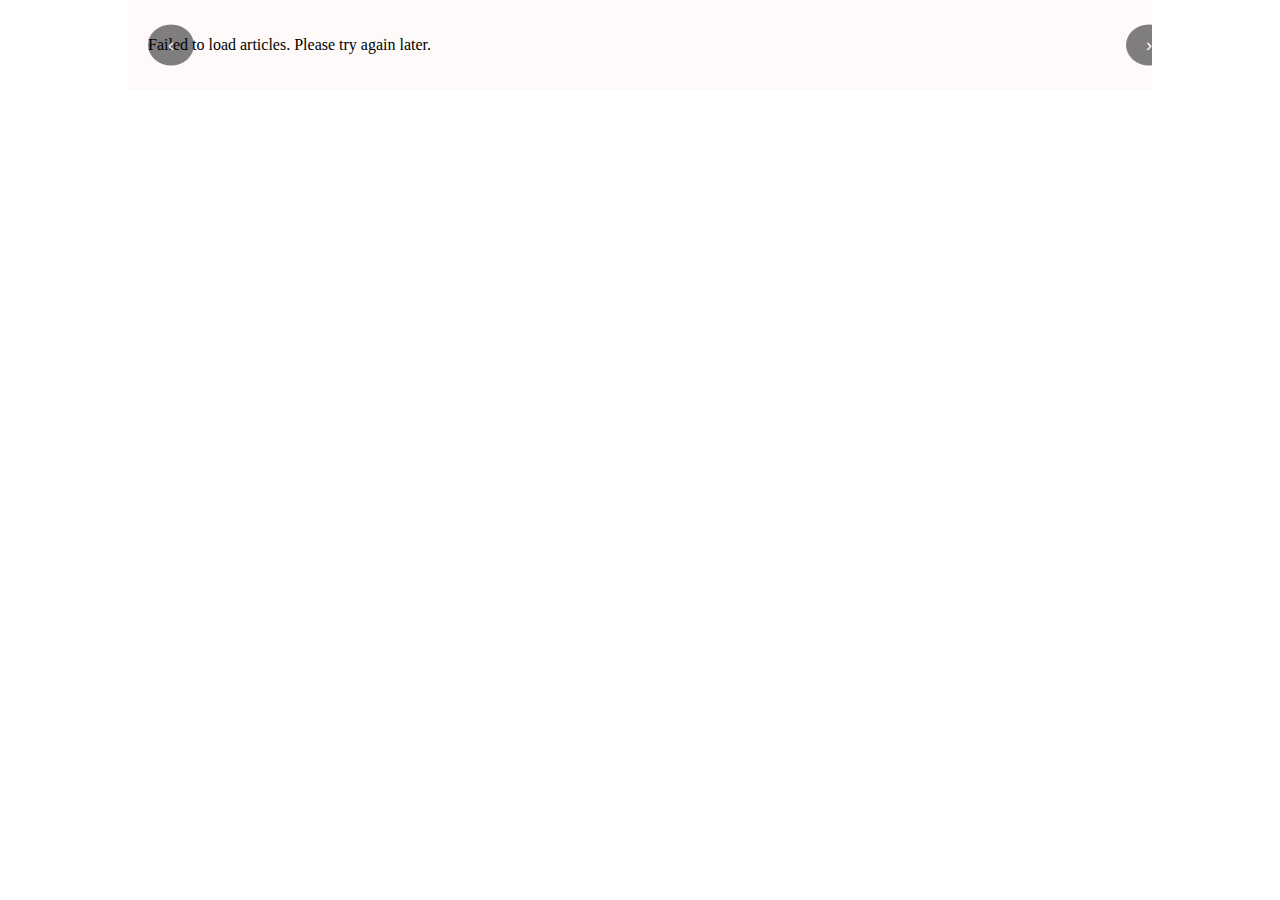
<file: group8/blogs.html>
<!DOCTYPE html>
<html lang="en">
<head>
    <meta charset="UTF-8">
    <meta name="viewport" content="width=device-width, initial-scale=1.0">
    <title>Olympics 2024 News</title>
    <style>
        * {
            box-sizing: border-box;
        }

        body, html {
            margin: 0;
            padding: 0;
            overflow-x: hidden;
            width: 100%;
        }

        h1 {
            font-family: Montserrat, sans-serif;
        }

        .carousel-container {
            width: 80%;
            margin: 0 auto;
            background-color: #fffafa;
            padding: 20px;
            overflow: hidden;
            position: relative;
        }

        .carousel-track {
            display: flex;
            transition: transform 0.5s ease-in-out;
        }

        .post-blogs {
            margin: 10px;
            padding: 20px;
            width: 250px;
            background-color: #fff;
            border-radius: 10px;
            box-shadow: 0 0 10px rgba(0, 0, 0, 0.1);
            transition: transform 0.5s, opacity 0.5s;
        }

        .post-blogs img {
            width: 100%;
            border-radius: 10px;
            height: 150px;
            object-fit: cover;
        }

        .post-blogs:hover {
            transform: scale(1.1);
        }

        .post-blogs .date-blogs {
            font-family: Roboto, sans-serif;
            color: #008080;
            margin: 10px 0;
        }

        .post-blogs .post-content-blogs {
            font-family: Open Sans, sans-serif;
            font-weight: normal;
        }

        .post-blogs .post-content-blogs p {
            margin-bottom: 20px;
        }

        .post-blogs a {
            display: block;
            text-align: center;
            padding: 10px;
            background-color: #008080;
            color: white;
            text-decoration: none;
            border-radius: 5px;
            margin-top: 10px;
        }

        .carousel-buttons {
            position: absolute;
            top: 50%;
            width: 100%;
            display: flex;
            justify-content: space-between;
            transform: translateY(-50%);
        }

        .carousel-buttons button {
            background-color: rgba(0, 0, 0, 0.5);
            border: none;
            color: white;
            font-size: 18px;
            padding: 10px 20px;
            cursor: pointer;
            border-radius: 50%;
        }

        .carousel-buttons button:hover {
            background-color: rgba(0, 0, 0, 0.8);
        }
    </style>
</head>
<body>
    <div class="carousel-container">
        <div class="carousel-track" id="carousel-track">
            <!-- Articles will be dynamically injected here -->
        </div>
        <div class="carousel-buttons">
            <button id="prevButton">&#8249;</button>
            <button id="nextButton">&#8250;</button>
        </div>
    </div>
    <script>
        const apiKey = '966137c25f7642f78e64d2302e4aa18e'; // Your NewsAPI key
        const apiUrl = `https://newsapi.org/v2/everything?q=Olympics&sortBy=publishedAt&pageSize=10&apiKey=${apiKey}`;
        const track = document.getElementById('carousel-track');
        const prevButton = document.getElementById('prevButton');
        const nextButton = document.getElementById('nextButton');
        let currentIndex = 0;

        // Fetch articles from NewsAPI
        async function fetchArticles() {
    try {
        const response = await fetch(apiUrl);
        if (!response.ok) {
            throw new Error(`HTTP Error: ${response.status}`);
        }
        const data = await response.json();
        const articles = data.articles;

        if (articles.length === 0) {
            track.innerHTML = '<p>No articles found about Olympics 2024.</p>';
            return;
        }

        articles.forEach(article => {
            const postDiv = document.createElement('div');
            postDiv.className = 'post-blogs';

            postDiv.innerHTML = `
                <img src="${article.urlToImage || 'https://via.placeholder.com/250x150'}" alt="Article Image">
                <p class="date-blogs">${new Date(article.publishedAt).toDateString()}</p>
                <h1>${article.title}</h1>
                <div class="post-content-blogs">
                    <p>${article.description || 'No description available.'}</p>
                </div>
                <a href="${article.url}" target="_blank">Read More</a>
            `;

            track.appendChild(postDiv);
        });
    } catch (error) {
        console.error('Error fetching articles:', error);
        track.innerHTML = '<p>Failed to load articles. Please try again later.</p>';
    }
}


        // Carousel navigation logic
        function updateCarousel() {
            const posts = document.querySelectorAll('.post-blogs');
            const postWidth = posts[0].offsetWidth + 20; // Include margin

            nextButton.addEventListener('click', () => {
                if (currentIndex < posts.length - 1) {
                    currentIndex++;
                    track.style.transform = `translateX(-${currentIndex * postWidth}px)`;
                }
            });

            prevButton.addEventListener('click', () => {
                if (currentIndex > 0) {
                    currentIndex--;
                    track.style.transform = `translateX(-${currentIndex * postWidth}px)`;
                }
            });
        }

        // Initialize
        fetchArticles().then(updateCarousel);
    </script>
</body>
</html>
</file>
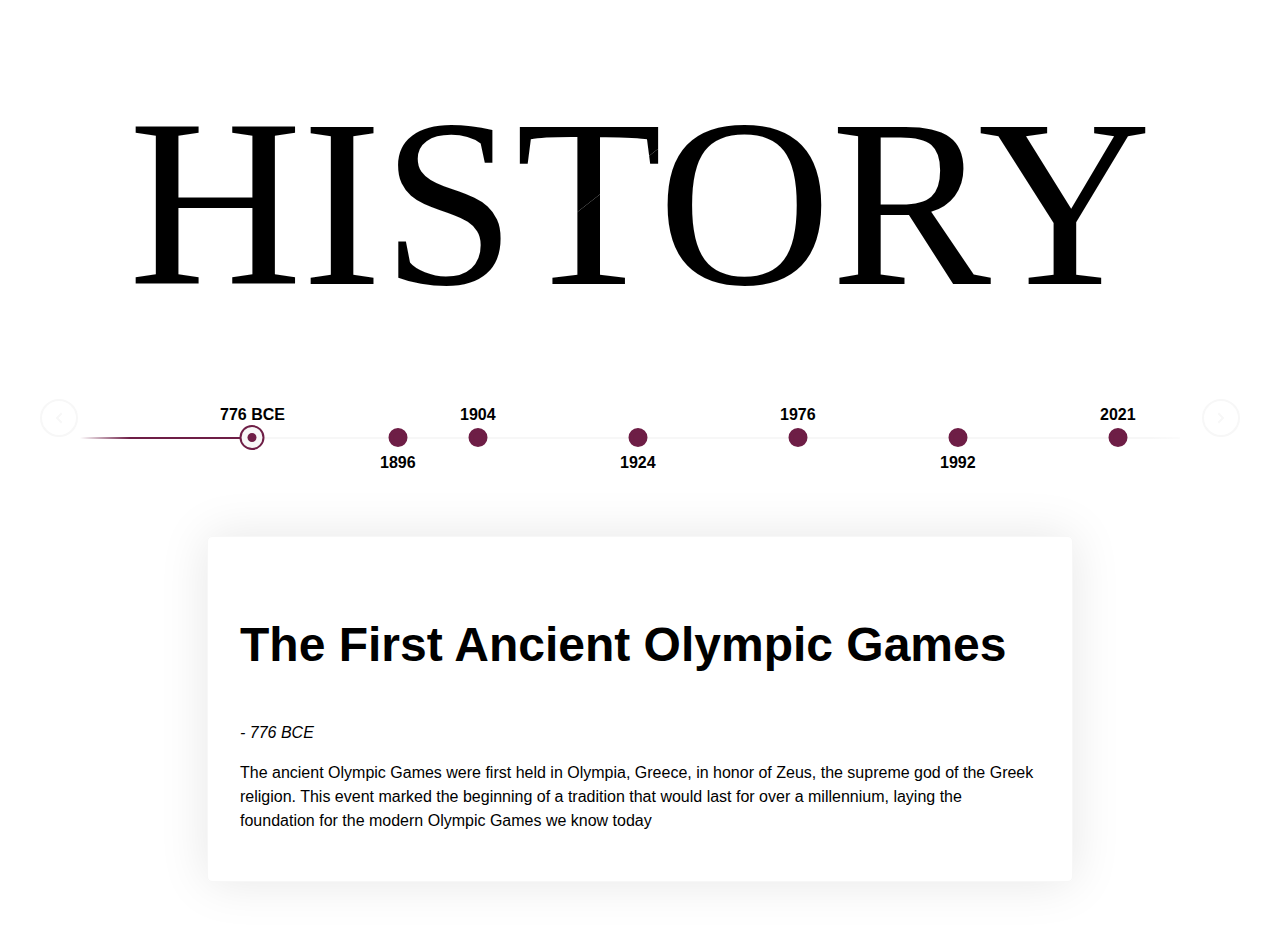
<file: group8/history.html>
<!DOCTYPE html>
	<html lang="en">
	<head>
		<meta charset="UTF-8">
		<meta name="viewport" content="width=device-width, initial-scale=1.0">
		<title>Document</title>

		<link href='https://fonts.googleapis.com/css?family=Montserrat:400,700' rel='stylesheet' type='text/css'>

	<link href='https://fonts.googleapis.com/css?family=Roboto:400,300italic,300,500' rel='stylesheet' type='text/css'>

	<link href='https://fonts.googleapis.com/css?family=Raleway:400,300,700,500,100' rel='stylesheet' type='text/css'>

	<link href='https://fonts.googleapis.com/css?family=Lato:100,300,400,700,900,100italic,300italic,400italic,700italic,900italic' rel='stylesheet' type='text/css'>

	<style>

	.text {
		font-size: 15em;
		font-family: "arial black";
		color: transparent;
		display: inline-block;
		position: relative; /* Change to absolute positioning */
		top: 75px; /* Set top to 0 */
		left: 50%; /* Set left to 50% */
		right: 50%;
		transform: translateX(-50%); /* Translate horizontally by -50% */
		text-align: center;
		line-height: 1em; /* Ensure proper line height */
		margin-bottom: 100px;
	}

	.text::before,
	.text::after {
		content: attr(data-text);
		position: absolute;
		top: 0;
		left: 0;
		color: rgb(0, 0, 0); /* Change color to black */
		transition: 0.2s;
	}

	.text::before {
		clip-path: polygon(0 0, 60% 0, 30% 100%, 0 100%);
	}

	.text::after {
		clip-path: polygon(60% 0, 100% 0, 100% 100%, 30% 100%);
	}

	.text:hover::before {
		left: -0.15em;
		transform: rotate(-5deg);
		top: -0.05em;
	}

	.text:hover::after {
		left: 0.15em;
		transform: rotate(5deg);
		top: 0.05em;
	}

	.slideshow-container {
		position: relative;
		display: none; /* Hide initially */
		height: 80%;
		width: 100%;
		top: 10%;
		left: 0;
		overflow-y: hidden;
		transition: 0.5s;
	}




	/* Timeline Section */


	.h--timeline-container {
		position: relative;
		width: 100%;
		max-width: 1200px;
		margin: 0 auto;
		padding-top: 40px; /* Add padding to create space between History and Timeline */
	}

	.h--timeline-container *,
	.h--timeline-events * {
		outline: 0;
	}
	.h--timeline-container,
	.h--timeline-events {
		position: relative;
		width: 100%;
		max-width: 1200px;
		margin: 0 auto;
	}
	.h--timeline-navigation-container ul,
	.h--timeline-navigation-container li,
	.h--timeline-events ol,
	.h--timeline-events li,
	.h--timeline-line ol,
	.h--timeline-line li {
		list-style-type: none;
		margin: 0;
		padding: 0;
	}
	.h--timeline {
		opacity: 0;
		transition: opacity 0.2s;
		font-family: sans-serif;
		font-size: 1rem;
		font-weight: normal;
		line-height: 1.5;
	}
	.h--timeline--loaded {
		opacity: 1;
	}
	.h--timeline-container {
		height: 100px;
	}
	.h--timeline-dates {
		position: relative;
		height: 100%;
		margin: 0 40px;
		overflow: hidden;
	}

	/* Timeline blur effect for start and end */
	/* --------------------------------------- */
	.h--timeline-dates::after,
	.h--timeline-dates::before {
		content: "";
		position: absolute;
		z-index: 2;
		top: 0;
		height: 100%;
		width: 50px;
	}
	.h--timeline-dates::before {
		left: 0;
		background: linear-gradient(to right, hsl(0, 0%, 100%), hsla(0, 0%, 100%, 0));
	}
	.h--timeline-dates::after {
		right: 0;
		background: linear-gradient(to left, hsl(0, 0%, 100%), hsla(0, 0%, 100%, 0));
	}

	/* Timeline horizontal line */
	/* --------------------------------------- */
	.h--timeline-line {
		position: absolute;
		z-index: 1;
		left: -20px;
		top: 49px;
		height: 2px;
		background-color: #f7f7f7;
		transition: -webkit-transform 0.4s;
		transition: transform 0.4s;
		transition: transform 0.4s, -webkit-transform 0.4s;
	}
	.h--timeline-filling-line {
		position: absolute;
		z-index: 1;
		left: 0;
		top: 0;
		height: 100%;
		width: 100%;
		background-color: #6e1e46;
		-webkit-transform: scaleX(0);
		-ms-transform: scaleX(0);
		transform: scaleX(0);
		-webkit-transform-origin: left center;
		-ms-transform-origin: left center;
		transform-origin: left center;
		transition: -webkit-transform 0.3s;
		transition: transform 0.3s;
		transition: transform 0.3s, -webkit-transform 0.3s;
	}

	/* Bullet points */
	/* --------------------------------------- */
	.h--timeline-date {
		position: absolute;
		bottom: 0;
		z-index: 2;
		text-align: center;
		font-size: 1rem;
		font-weight: 600;
		padding-bottom: 0.75rem;
		color: #000;
		-webkit-user-select: none;
		-moz-user-select: none;
		-ms-user-select: none;
		user-select: none;
		text-decoration: none;
	}
	.h--timeline-date:hover {
		font-weight: 600;
	}
	.h--timeline-date::after,
	.h--timeline-date::before {
		content: "";
		position: absolute;
		left: 50%;
		-webkit-transform: translateX(-50%);
		-ms-transform: translateX(-50%);
		transform: translateX(-50%);
		bottom: -8px;
		height: 15px;
		width: 15px;
		border-radius: 50%;
		border-width: 2px;
		border-style: solid;
		border-color: #6e1e46;
		background-color: #f7f7f7;
		transition: background-color 0.3s, border-color 0.3s, top 0.3s;
	}
	.h--timeline-date::before {
		bottom: -3px;
		height: 9px;
		width: 9px;
		border-width: 0px;
		border-color: transparent;
		background-color: transparent;
		z-index: 2;
	}
	.h--timeline-date:hover::before,
	.h--timeline-date:hover::after {
		transition: background-color 0.3s, border-color 0.3s, top 0.3s;
	}
	.h--timeline-date:hover::after {
		background-color: #f7f7f7;
		border-color: #6e1e46;
	}
	.h--timeline-date--selected {
		pointer-events: none;
	}
	.h--timeline-date--selected::after {
		background-color: #f7f7f7;
		border-color: #6e1e46;
	}
	.h--timeline-date--selected::before {
		background-color: #6e1e46;
	}
	.h--timeline-date--older-event::after {
		background-color: #6e1e46;
		border-color: #6e1e46;
	}

	/* Caroussel navigation */
	/* --------------------------------------- */
	.h--timeline-navigation {
		font-size: 0;
		position: absolute;
		z-index: 1;
		top: 50%;
		-webkit-transform: translateY(-50%);
		-ms-transform: translateY(-50%);
		transform: translateY(-50%);
		height: 34px;
		width: 34px;
		border-radius: 50%;
		border-width: 2px;
		border-style: solid;
		border-color: #f7f7f7;
		transition: border-color 0.3s;
	}
	.h--timeline-navigation::after {
		content: "";
		position: absolute;
		height: 16px;
		width: 16px;
		top: 50%;
		left: 50%;
		-webkit-transform: translateX(-50%) translateY(-50%);
		-ms-transform: translateX(-50%) translateY(-50%);
		transform: translateX(-50%) translateY(-50%);
		background: url([data-uri])
			no-repeat 0 0;
	}
	.h--timeline-navigation:hover {
		border-color: #6e1e46;
	}
	.h--timeline-navigation--prev {
		left: 0;
		-webkit-transform: translateY(-50%) rotate(180deg);
		-ms-transform: translateY(-50%) rotate(180deg);
		transform: translateY(-50%) rotate(180deg);
	}
	.h--timeline-navigation--next {
		right: 0;
	}
	.h--timeline-navigation--inactive {
		cursor: not-allowed;
	}
	.h--timeline-navigation--inactive::after {
		background-position: 0 -16px;
	}
	.h--timeline-navigation--inactive:hover {
		border-color: #f7f7f7;
	}

	/* Timeline events container */
	/* --------------------------------------- */
	.h--timeline-events {
		overflow: hidden;
		transition: height 0.4s;
		padding-top: 1rem;
		padding-bottom: 3rem;
	}
	.h--timeline-event {
		position: absolute;
		z-index: 1;
		width: 100%;
		left: 0;
		top: 1rem;
		-webkit-transform: translateX(-100%);
		-ms-transform: translateX(-100%);
		transform: translateX(-100%);
		padding: 1px 5%;
		opacity: 0;
		-webkit-animation-duration: 0.4s;
		animation-duration: 0.4s;
		-webkit-animation-timing-function: ease-in-out;
		animation-timing-function: ease-in-out;
	}
	.h--timeline-event-content {
		max-width: 800px;
		max-height: 500px;
		margin: 2rem auto 0;
		padding: 2rem;
		border: 1px solid #f7f7f7;
		border-radius: 5px;
		box-shadow: 0 0 50px 0 rgba(0, 0, 0, 0.1);
	}
	.h--timeline-event--selected {
		position: relative;
		top: 0;
		z-index: 2;
		opacity: 1;
		-webkit-transform: translateX(0);
		-ms-transform: translateX(0);
		transform: translateX(0);
	}

	/* Timeline animations */
	/* --------------------------------------- */
	.h--timeline-event--enter-right,
	.h--timeline-event--leave-right {
		-webkit-animation-name: cd-enter-right;
		animation-name: cd-enter-right;
	}
	.h--timeline-event--enter-left,
	.h--timeline-event--leave-left {
		-webkit-animation-name: cd-enter-left;
		animation-name: cd-enter-left;
	}
	.h--timeline-event--leave-right,
	.h--timeline-event--leave-left {
		animation-direction: reverse;
	}
	.h--timeline-event-title {
		color: #000;
		font-size: 3rem;
		font-weight: 600;
	}
	.h--timeline-event-date {
		display: block;
		font-style: italic;
		margin: 0.5rem auto;
		margin: 1rem auto;
	}
	.h--timeline-event-date::before {
		content: "- ";
	}
	@-webkit-keyframes cd-enter-right {
		0% {
			opacity: 0;
			-webkit-transform: translateX(100%);
			transform: translateX(100%);
		}
		100% {
			opacity: 1;
			-webkit-transform: translateX(0%);
			transform: translateX(0%);
		}
	}
	@keyframes cd-enter-right {
		0% {
			opacity: 0;
			-webkit-transform: translateX(100%);
			transform: translateX(100%);
		}
		100% {
			opacity: 1;
			-webkit-transform: translateX(0%);
			transform: translateX(0%);
		}
	}
	@-webkit-keyframes cd-enter-left {
		0% {
			opacity: 0;
			-webkit-transform: translateX(-100%);
			transform: translateX(-100%);
		}
		100% {
			opacity: 1;
			-webkit-transform: translateX(0%);
			transform: translateX(0%);
		}
	}
	@keyframes cd-enter-left {
		0% {
			opacity: 0;
			-webkit-transform: translateX(-100%);
			transform: translateX(-100%);
		}
		100% {
			opacity: 1;
			-webkit-transform: translateX(0%);
			transform: translateX(0%);
		}
	}

	/* Overwrites */
	/* Change the position of dates top / botom / top */
	/* --------------------------------------- */
	.h--timeline-date::after,
	.h--timeline-date::before {
		background-color: #6e1e46;
	}
	.h--timeline-date--selected::after {
		background-color: #f7f7f7;
		border-color: #6e1e46;
	}
	.h--timeline-date--older-event::after {
		background-color: #6e1e46;
		border-color: #6e1e46;
	}
	.h--timeline-line li:nth-child(even) .h--timeline-date {
		bottom: -48px;
	}
	.h--timeline-line li .h--timeline-date--selected::after,
	.h--timeline-line li .h--timeline-date:hover::after {
		width: 21px;
		height: 21px;
		bottom: -11px;
		background-color: #f7f7f7;
		border-color: #6e1e46;
	}
	.h--timeline-line li:nth-child(even) .h--timeline-date::after {
		bottom: 40px;
	}
	.h--timeline-line li:nth-child(even) .h--timeline-date:hover::after,
	.h--timeline-line li:nth-child(even) .h--timeline-date--selected::after {
		bottom: 37px;
	}
	.h--timeline-line li:nth-child(even) .h--timeline-date::before {
		bottom: 45px;
	}
	.h--timeline-line li:nth-child(odd) .h--timeline-date:hover::before,
	.h--timeline-line li:nth-child(odd) .h--timeline-date--selected::before {
		bottom: -3px;
	}
	/**/
		
		</style>
	</head>
	<body>
		
		
			<div class="text" data-text="HISTORY">HISTORY</div>
			

		<section class="h--timeline js-h--timeline">
			<div class="h--timeline-container">
			<div class="h--timeline-dates">
				<div class="h--timeline-line">
				<ol>
					<li><a href="#0" data-date="16/01/2014" class="h--timeline-date h--timeline-date--selected">776 BCE</a></li>
					<li><a href="#0" data-date="28/02/2013" class="h--timeline-date">1896</a></li>
					<li><a href="#0" data-date="20/04/2013" class="h--timeline-date">1904</a></li>
					<li><a href="#0" data-date="20/05/2012" class="h--timeline-date">1924</a></li>
					<li><a href="#0" data-date="09/07/2011" class="h--timeline-date">1976</a></li>
					<li><a href="#0" data-date="30/08/2007" class="h--timeline-date">1992</a></li>
					<li><a href="#0" data-date="15/09/2001" class="h--timeline-date">2021</a></li>
				</ol>
			
				<span class="h--timeline-filling-line" aria-hidden="true"></span>
				</div> <!-- .h--timeline-line -->
			</div> <!-- .h--timeline-dates -->
			
			<nav class="h--timeline-navigation-container">
				<ul>
					<li><a href="#0" class="text-replace h--timeline-navigation h--timeline-navigation--prev h--timeline-navigation--inactive">Prev</a></li>
					<li><a href="#0" class="text-replace h--timeline-navigation h--timeline-navigation--next">Next</a></li>
				</ul>
			</nav>
			</div> <!-- .h--timeline-container -->
			
			<div class="h--timeline-events">
			<ol>
				<li class="h--timeline-event h--timeline-event--selected text-component">
				<div class="h--timeline-event-content container">
					<h2 class="h--timeline-event-title">The First Ancient Olympic Games</h2>
					<em class="h--timeline-event-date">776 BCE</em>
					<p class="h--timeline-event-description">
						The ancient Olympic Games were first held in Olympia, Greece, in honor of Zeus, the supreme god of the Greek religion. This event marked the beginning of a tradition that would last for over a millennium, laying the foundation for the modern Olympic Games we know today 

					</p>
				</div>
				</li>
			
				<li class="h--timeline-event text-component">
				<div class="h--timeline-event-content container">
					<h2 class="h--timeline-event-title">The First Modern Olympic Games</h2>
					<em class="h--timeline-event-date">April 6, 1896</em>
					<p class="h--timeline-event-description">
						The first modern Olympics took place in Athens, featuring 280 participants from 12 nations competing in 43 events. This year is important as it symbolizes the reestablishment of the Olympic Games after a hiatus of over 1,500 years, showcasing the revival of the ancient Greek athletic festival and the beginning of the modern era of the Olympics 
					</p>
				</div>
				</li>
		
			
				<li class="h--timeline-event text-component">
				<div class="h--timeline-event-content container">
					<h2 class="h--timeline-event-title">The First Olympics Held in the United Statese</h2>
					<em class="h--timeline-event-date">1904</em>
					<p class="h--timeline-event-description">
						The 1904 Summer Olympics were held in St. Louis, Missouri, marking the first time the Olympic Games were held outside Europe. Despite being poorly organized, this event was significant as it introduced the Olympics to a broader audience and set a record for the most medals won by a single nation, with the United States winning 231 medals.
					</p>
				</div>
				</li>
			
				<li class="h--timeline-event text-component">
				<div class="h--timeline-event-content container">
					<h2 class="h--timeline-event-title">The Debut of the Winter Olympics</h2>
					<em class="h--timeline-event-date">1924</em>
					<p class="h--timeline-event-description">
						The Winter Olympics debuted in Chamonix, France, marking the expansion of the Olympic Games to include winter sports. This addition diversified the types of sports and athletes participating in the Olympics, broadening the appeal and inclusivity of the Games.
					</p>
				</div>
				</li>
			
				<li class="h--timeline-event text-component">
				<div class="h--timeline-event-content container">
					<h2 class="h--timeline-event-title">Nadia Comaneci's Perfect 10</h2>
					<em class="h--timeline-event-date">July 18, 1976</em>
					<p class="h--timeline-event-description">
						Fourteen-year-old Nadia Comaneci became the first Olympic gymnast to score a perfect 10 during the Montreal Games. This achievement not only set a new standard in gymnastics but also inspired generations of athletes and highlighted the importance of precision and excellence in sports 
					</p>
				</div>
				</li>
			
				<li class="h--timeline-event text-component">
				<div class="h--timeline-event-content container">
					<h2 class="h--timeline-event-title">Iconic Lighting of the Olympic Torch</h2>
					<em class="h--timeline-event-date">1992</em>
					<p class="h--timeline-event-description">
						The iconic lighting of the Olympic torch by Paralympic archer Antonio Rebollo during the Barcelona Games became a memorable moment in the history of the Olympics. This event symbolized the spirit of inclusivity and the breaking of barriers, showcasing the Games' commitment to diversity and representation 
					</p>
				</div>
				</li>
			
				<li class="h--timeline-event text-component">
				<div class="h--timeline-event-content container">
					<h2 class="h--timeline-event-title">The Tokyo Olympics Amidst a Pandemic</h2>
					<em class="h--timeline-event-date">July 23, 2021</em>
					<p class="h--timeline-event-description">
						The Tokyo Olympic Games began a year late due to the COVID-19 pandemic. This event showcased the resilience and adaptability of the Olympic Games in the face of global challenges, emphasizing the importance of unity and perseverance in difficult times
					</p>
				</div>
			</ol>
			</div> <!-- .h--timeline-events -->
			</section>
	<script>

	let self = this;
	setInterval(function() {
	self.newDateIndex = (self.newDateIndex + 1) % self.date.length;  // Loop through dates
	selectNewDate(self, self.date[self.newDateIndex]);  // Select the next date
	}, 3000);  // Change every 3 seconds



			(function() {
		// Swipe Content Plugin - by CodyHouse.co
		// https://codyhouse.co/ds/components/info/swipe-content
		var SwipeContent = function(element) {
			this.element = element;
			this.delta = [false, false];
			this.dragging = false;
			this.intervalId = false;
			initSwipeContent(this);
		};

		function initSwipeContent(content) {
			content.element.addEventListener('mousedown', handleEvent.bind(content));
			content.element.addEventListener('touchstart', handleEvent.bind(content));
		};

		function initDragging(content) {
			//add event listeners
			content.element.addEventListener('mousemove', handleEvent.bind(content));
			content.element.addEventListener('touchmove', handleEvent.bind(content));
			content.element.addEventListener('mouseup', handleEvent.bind(content));
			content.element.addEventListener('mouseleave', handleEvent.bind(content));
			content.element.addEventListener('touchend', handleEvent.bind(content));
		};

		function cancelDragging(content) {
			//remove event listeners
			if(content.intervalId) {
				(!window.requestAnimationFrame) ? clearInterval(content.intervalId) : window.cancelAnimationFrame(content.intervalId);
				content.intervalId = false;
			}
			content.element.removeEventListener('mousemove', handleEvent.bind(content));
			content.element.removeEventListener('touchmove', handleEvent.bind(content));
			content.element.removeEventListener('mouseup', handleEvent.bind(content));
			content.element.removeEventListener('mouseleave', handleEvent.bind(content));
			content.element.removeEventListener('touchend', handleEvent.bind(content));
		};

		function handleEvent(event) {
			switch(event.type) {
				case 'mousedown':
				case 'touchstart':
					startDrag(this, event);
					break;
				case 'mousemove':
				case 'touchmove':
					drag(this, event);
					break;
				case 'mouseup':
				case 'mouseleave':
				case 'touchend':
					endDrag(this, event);
					break;
			}
		};

		function startDrag(content, event) {
			content.dragging = true;
			// listen to drag movements
			initDragging(content);
			content.delta = [parseInt(unify(event).clientX), parseInt(unify(event).clientY)];
			// emit drag start event
			emitSwipeEvents(content, 'dragStart', content.delta);
		};

		function endDrag(content, event) {
			cancelDragging(content);
			// credits: https://css-tricks.com/simple-swipe-with-vanilla-javascript/
			var dx = parseInt(unify(event).clientX), 
			dy = parseInt(unify(event).clientY);
		
		// check if there was a left/right swipe
			if(content.delta && (content.delta[0] || content.delta[0] === 0)) {
			var s = Math.sign(dx - content.delta[0]);
				
				if(Math.abs(dx - content.delta[0]) > 30) {
					(s < 0) ? emitSwipeEvents(content, 'swipeLeft', [dx, dy]) : emitSwipeEvents(content, 'swipeRight', [dx, dy]);	
				}
			
			content.delta[0] = false;
		}
			// check if there was a top/bottom swipe
		if(content.delta && (content.delta[1] || content.delta[1] === 0)) {
			var y = Math.sign(dy - content.delta[1]);

			if(Math.abs(dy - content.delta[1]) > 30) {
				(y < 0) ? emitSwipeEvents(content, 'swipeUp', [dx, dy]) : emitSwipeEvents(content, 'swipeDown', [dx, dy]);
			}

			content.delta[1] = false;
		}
			// emit drag end event
		emitSwipeEvents(content, 'dragEnd', [dx, dy]);
		content.dragging = false;
		};

		function drag(content, event) {
			if(!content.dragging) return;
			// emit dragging event with coordinates
			(!window.requestAnimationFrame) 
				? content.intervalId = setTimeout(function(){emitDrag.bind(content, event);}, 250) 
				: content.intervalId = window.requestAnimationFrame(emitDrag.bind(content, event));
		};

		function emitDrag(event) {
			emitSwipeEvents(this, 'dragging', [parseInt(unify(event).clientX), parseInt(unify(event).clientY)]);
		};

		function unify(event) { 
			// unify mouse and touch events
			return event.changedTouches ? event.changedTouches[0] : event; 
		};

		function emitSwipeEvents(content, eventName, detail) {
			// emit event with coordinates
			var event = new CustomEvent(eventName, {detail: {x: detail[0], y: detail[1]}});
			content.element.dispatchEvent(event);
		};

		window.SwipeContent = SwipeContent;
		
		//initialize the SwipeContent objects
		var swipe = document.getElementsByClassName('js-swipe-content');
		if( swipe.length > 0 ) {
			for( var i = 0; i < swipe.length; i++) {
				(function(i){new SwipeContent(swipe[i]);})(i);
			}
		}
	}());

	// Utility function
	function Util () {};

	/*
		class manipulation functions
	*/
	Util.hasClass = function(el, className) {
		if (el.classList) return el.classList.contains(className);
		else return !!el.className.match(new RegExp('(\\s|^)' + className + '(\\s|$)'));
	};

	Util.addClass = function(el, className) {
		var classList = className.split(' ');
		if (el.classList) el.classList.add(classList[0]);
		else if (!Util.hasClass(el, classList[0])) el.className += " " + classList[0];
		if (classList.length > 1) Util.addClass(el, classList.slice(1).join(' '));
	};

	Util.removeClass = function(el, className) {
		var classList = className.split(' ');
		if (el.classList) el.classList.remove(classList[0]);
		else if(Util.hasClass(el, classList[0])) {
			var reg = new RegExp('(\\s|^)' + classList[0] + '(\\s|$)');
			el.className=el.className.replace(reg, ' ');
		}
		if (classList.length > 1) Util.removeClass(el, classList.slice(1).join(' '));
	};

	Util.toggleClass = function(el, className, bool) {
		if(bool) Util.addClass(el, className);
		else Util.removeClass(el, className);
	};

	Util.setAttributes = function(el, attrs) {
	for(var key in attrs) {
		el.setAttribute(key, attrs[key]);
	}
	};

	/*
	DOM manipulation
	*/
	Util.getChildrenByClassName = function(el, className) {
	var children = el.children,
		childrenByClass = [];
	for (var i = 0; i < el.children.length; i++) {
		if (Util.hasClass(el.children[i], className)) childrenByClass.push(el.children[i]);
	}
	return childrenByClass;
	};

	/*
		Animate height of an element
	*/
	Util.setHeight = function(start, to, element, duration, cb) {
		var change = to - start,
			currentTime = null;

	var animateHeight = function(timestamp){
		if (!currentTime) currentTime = timestamp;
		var progress = timestamp - currentTime;
		var val = parseInt((progress/duration)*change + start);
		element.setAttribute("style", "height:"+val+"px;");
		if(progress < duration) {
			window.requestAnimationFrame(animateHeight);
		} else {
			cb();
		}
	};

	//set the height of the element before starting animation -> fix bug on Safari
	element.setAttribute("style", "height:"+start+"px;");
	window.requestAnimationFrame(animateHeight);
	};

	/*
		Smooth Scroll
	*/

	Util.scrollTo = function(final, duration, cb) {
	var start = window.scrollY || document.documentElement.scrollTop,
		currentTime = null;

	var animateScroll = function(timestamp){
		if (!currentTime) currentTime = timestamp;
		var progress = timestamp - currentTime;
		if(progress > duration) progress = duration;
		var val = Math.easeInOutQuad(progress, start, final-start, duration);
		window.scrollTo(0, val);
		if(progress < duration) {
			window.requestAnimationFrame(animateScroll);
		} else {
		cb && cb();
		}
	};

	window.requestAnimationFrame(animateScroll);
	};

	/*
	Focus utility classes
	*/

	//Move focus to an element
	Util.moveFocus = function (element) {
	if( !element ) element = document.getElementsByTagName("body")[0];
	element.focus();
	if (document.activeElement !== element) {
		element.setAttribute('tabindex','-1');
		element.focus();
	}
	};

	/*
	Misc
	*/

	Util.getIndexInArray = function(array, el) {
	return Array.prototype.indexOf.call(array, el);
	};

	Util.cssSupports = function(property, value) {
	if('CSS' in window) {
		return CSS.supports(property, value);
	} else {
		var jsProperty = property.replace(/-([a-z])/g, function (g) { return g[1].toUpperCase();});
		return jsProperty in document.body.style;
	}
	};

	/*
		Polyfills
	*/
	//Closest() method
	if (!Element.prototype.matches) {
		Element.prototype.matches = Element.prototype.msMatchesSelector || Element.prototype.webkitMatchesSelector;
	}

	if (!Element.prototype.closest) {
		Element.prototype.closest = function(s) {
			var el = this;
			if (!document.documentElement.contains(el)) return null;
			do {
				if (el.matches(s)) return el;
				el = el.parentElement || el.parentNode;
			} while (el !== null && el.nodeType === 1);
			return null;
		};
	}

	//Custom Event() constructor
	if ( typeof window.CustomEvent !== "function" ) {

	function CustomEvent ( event, params ) {
		params = params || { bubbles: false, cancelable: false, detail: undefined };
		var evt = document.createEvent( 'CustomEvent' );
		evt.initCustomEvent( event, params.bubbles, params.cancelable, params.detail );
		return evt;
	}

	CustomEvent.prototype = window.Event.prototype;

	window.CustomEvent = CustomEvent;
	}

	/*
		Animation curves
	*/
	Math.easeInOutQuad = function (t, b, c, d) {
		t /= d/2;
		if (t < 1) return c/2*t*t + b;
		t--;
		return -c/2 * (t*(t-2) - 1) + b;
	};


	/* Main js */
	/* -----------------*/
	(function() {
	// Horizontal Timeline - by CodyHouse.co
	var HorizontalTimeline = function(element) {
			this.element = element;
			this.datesContainer = this.element.getElementsByClassName('h--timeline-dates')[0];
			this.line = this.datesContainer.getElementsByClassName('h--timeline-line')[0]; // grey line in the top timeline section
			this.fillingLine = this.datesContainer.getElementsByClassName('h--timeline-filling-line')[0]; // green filling line in the top timeline section
			this.date = this.line.getElementsByClassName('h--timeline-date');
			this.selectedDate = this.line.getElementsByClassName('h--timeline-date--selected')[0];
			this.dateValues = parseDate(this);
			this.minLapse = calcMinLapse(this);
			this.navigation = this.element.getElementsByClassName('h--timeline-navigation');
			this.contentWrapper = this.element.getElementsByClassName('h--timeline-events')[0];
			this.content = this.contentWrapper.getElementsByClassName('h--timeline-event');

			this.eventsMinDistance = 80; // min distance between two consecutive events (in px)
			this.eventsMaxDistance = 160; // max distance between two consecutive events (in px)
			this.translate = 0; // this will be used to store the translate value of this.line
			this.lineLength = 0; //total length of this.line

			// store index of selected and previous selected dates
			this.oldDateIndex = Util.getIndexInArray(this.date, this.selectedDate);
			this.newDateIndex = this.oldDateIndex;

			initTimeline(this);
			initEvents(this);
	};

	function initTimeline(timeline) {
		// set dates left position
		var left = 0;
			for (var i = 0; i < timeline.dateValues.length; i++) {
				var j = (i == 0) ? 0 : i - 1;
			var distance = daydiff(timeline.dateValues[j], timeline.dateValues[i]),
				distanceNorm = (Math.round(distance/timeline.minLapse) + 2)*timeline.eventsMinDistance,
				containerWidth = timeline.datesContainer.offsetWidth,
				distanceCorrecture = 0;

			if(distanceNorm < timeline.eventsMinDistance) {
				distanceNorm = timeline.eventsMaxDistance;
			} else if(distanceNorm > timeline.eventsMaxDistance) {
				distanceNorm = timeline.eventsMinDistance;
			}
			left = left + distanceNorm;
			timeline.date[i].setAttribute('style', 'left:' + left+'px');
			}

			// set line/filling line dimensions
			timeline.line.style.width = (left + timeline.eventsMinDistance)+distanceCorrecture+'px';
			timeline.lineLength = left + timeline.eventsMinDistance+distanceCorrecture;
		
			// add 100px more to line/filling line if container bigger then timeline lineLength
			if(containerWidth > timeline.lineLength) {
			timeline.line.style.width = (left + timeline.eventsMinDistance)+distanceCorrecture+'px';
			timeline.lineLength = timeline.lineLength + distanceCorrecture;
			}
		
			// reveal timeline
			Util.addClass(timeline.element, 'h--timeline--loaded');
			selectNewDate(timeline, timeline.selectedDate);
			resetTimelinePosition(timeline, 'next');
	};

	function initEvents(timeline) {
		var self = timeline;
			// deaktivate the buttons
			deaktivateNavigationButtons(self);
		
			// click on arrow navigation
			self.navigation[0].addEventListener('click', function(event){
				event.preventDefault();
				translateTimeline(self, 'prev');
				deaktivateNavigationButtons(self);
			});
			self.navigation[1].addEventListener('click', function(event){
				event.preventDefault();
				translateTimeline(self, 'next');
				deaktivateNavigationButtons(self);
			});

			//swipe on timeline
			new SwipeContent(self.datesContainer);
			self.datesContainer.addEventListener('swipeLeft', function(event){
				translateTimeline(self, 'next');
			});
			self.datesContainer.addEventListener('swipeRight', function(event){
				translateTimeline(self, 'prev');
			}); 

			//select a new event
			for(var i = 0; i < self.date.length; i++) {
				(function(i){
					self.date[i].addEventListener('click', function(event){
						event.preventDefault();
						selectNewDate(self, event.target);
					});

					self.content[i].addEventListener('animationend', function(event){
						if( i == self.newDateIndex && self.newDateIndex != self.oldDateIndex) resetAnimation(self);
					});
				})(i);
			}
	};

	function updateFilling(timeline) { // update fillingLine scale value
			var dateStyle = window.getComputedStyle(timeline.selectedDate, null),
				left = dateStyle.getPropertyValue("left"),
				width = dateStyle.getPropertyValue("width");

			left = Number(left.replace('px', '')) + Number(width.replace('px', ''))/2;
			timeline.fillingLine.style.transform = 'scaleX('+(left/timeline.lineLength)+')';
		};

		function translateTimeline(timeline, direction) { 
	var containerWidth = timeline.datesContainer.offsetWidth;

	if (direction) {
		timeline.translate = (direction == 'next') ? timeline.translate - containerWidth + timeline.eventsMinDistance : timeline.translate + containerWidth - timeline.eventsMinDistance;
	}

	if (0 - timeline.translate > timeline.lineLength - containerWidth) {
		timeline.translate = containerWidth - timeline.lineLength;
	}

	if (timeline.translate > 0) {
		timeline.translate = 0;
	}

	timeline.line.style.transform = 'translateX(' + timeline.translate + 'px)';

	// Remove inactive state from the buttons when appropriate
	if (timeline.translate == 0) {
		Util.addClass(timeline.navigation[0], 'h--timeline-navigation--inactive');
	} else {
		Util.removeClass(timeline.navigation[0], 'h--timeline-navigation--inactive');
	}

	if (timeline.translate == containerWidth - timeline.lineLength) {
		Util.addClass(timeline.navigation[1], 'h--timeline-navigation--inactive');
	} else {
		Util.removeClass(timeline.navigation[1], 'h--timeline-navigation--inactive');
	}
	}

	function deaktivateNavigationButtons(timeline) {
	var containerWidth = timeline.datesContainer.offsetWidth;
	// Deactivate next button if container bigger than timeline lineLength
	if (containerWidth >= timeline.lineLength) {
		Util.addClass(timeline.navigation[0], 'h--timeline-navigation--inactive');
		Util.addClass(timeline.navigation[1], 'h--timeline-navigation--inactive');
	}
	}



		function selectNewDate(timeline, target) { // ned date has been selected -> update timeline
			timeline.newDateIndex = Util.getIndexInArray(timeline.date, target);
			timeline.oldDateIndex = Util.getIndexInArray(timeline.date, timeline.selectedDate);
			Util.removeClass(timeline.selectedDate, 'h--timeline-date--selected');
			Util.addClass(timeline.date[timeline.newDateIndex], 'h--timeline-date--selected');
			timeline.selectedDate = timeline.date[timeline.newDateIndex];
			updateOlderEvents(timeline);
			updateVisibleContent(timeline);
			updateFilling(timeline);
		};

		function updateOlderEvents(timeline) { // update older events style
			for(var i = 0; i < timeline.date.length; i++) {
				(i < timeline.newDateIndex) ? Util.addClass(timeline.date[i], 'h--timeline-date--older-event') : Util.removeClass(timeline.date[i], 'h--timeline-date--older-event');
			}
		};

		function updateVisibleContent(timeline) { // show content of new selected date
			if (timeline.newDateIndex > timeline.oldDateIndex) {
				var classEntering = 'h--timeline-event--selected h--timeline-event--enter-right',
					classLeaving = 'h--timeline-event--leave-left';
			} else if(timeline.newDateIndex < timeline.oldDateIndex) {
				var classEntering = 'h--timeline-event--selected h--timeline-event--enter-left',
					classLeaving = 'h--timeline-event--leave-right';
			} else {
				var classEntering = 'h--timeline-event--selected',
					classLeaving = '';
			}

			Util.addClass(timeline.content[timeline.newDateIndex], classEntering);
			if (timeline.newDateIndex != timeline.oldDateIndex) {
				Util.removeClass(timeline.content[timeline.oldDateIndex], 'h--timeline-event--selected');
				Util.addClass(timeline.content[timeline.oldDateIndex], classLeaving);
				//timeline.contentWrapper.style.height = timeline.content[timeline.newDateIndex].offsetHeight + 'px';
			}
		};

		function resetAnimation(timeline) { // reset content classes when entering animation is over
			//timeline.contentWrapper.style.height = null;
			Util.removeClass(timeline.content[timeline.newDateIndex], 'h--timeline-event--enter-right h--timeline-event--enter-left');
			Util.removeClass(timeline.content[timeline.oldDateIndex], 'h--timeline-event--leave-right h--timeline-event--leave-left');
		};

		function keyNavigateTimeline(timeline, direction) { // navigate the timeline using the keyboard
			var newIndex = (direction == 'next') ? timeline.newDateIndex + 1 : timeline.newDateIndex - 1;
			if(newIndex < 0 || newIndex >= timeline.date.length) return;
			selectNewDate(timeline, timeline.date[newIndex]);
			resetTimelinePosition(timeline, direction);
		};

		function resetTimelinePosition(timeline, direction) { //translate timeline according to new selected event position
			var eventStyle = window.getComputedStyle(timeline.selectedDate, null),
				eventLeft = Number(eventStyle.getPropertyValue('left').replace('px', '')),
				timelineWidth = timeline.datesContainer.offsetWidth;

		if( (direction == 'next' && eventLeft >= timelineWidth - timeline.translate) || (direction == 'prev' && eventLeft <= - timeline.translate) ) {
			timeline.translate = timelineWidth/2 - eventLeft;
			translateTimeline(timeline, false);
		}
	};

	function parseDate(timeline) { // get timestamp value for each date
			var dateArrays = [];
			for(var i = 0; i < timeline.date.length; i++) {
				var singleDate = timeline.date[i].getAttribute('data-date'),
					dateComp = singleDate.split('T');

				if( dateComp.length > 1 ) { //both DD/MM/YEAR and time are provided
					var dayComp = dateComp[0].split('/'),
						timeComp = dateComp[1].split(':');
				} else if( dateComp[0].indexOf(':') >=0 ) { //only time is provide
					var dayComp = ["2000", "0", "0"],
						timeComp = dateComp[0].split(':');
				} else { //only DD/MM/YEAR
					var dayComp = dateComp[0].split('/'),
						timeComp = ["0", "0"];
				}
				var	newDate = new Date(dayComp[2], dayComp[1]-1, dayComp[0], timeComp[0], timeComp[1]);
				dateArrays.push(newDate);
			}
		return dateArrays;
	};

	function calcMinLapse(timeline) { // determine the minimum distance among events
			var dateDistances = [];
			for(var i = 1; i < timeline.dateValues.length; i++) {
			var distance = daydiff(timeline.dateValues[i-1], timeline.dateValues[i]);
			if(distance > 0) dateDistances.push(distance);
			}

			return (dateDistances.length > 0 ) ? Math.min.apply(null, dateDistances) : 86400000;
		};

		function daydiff(first, second) { // time distance between events
			return Math.round((second-first));
		};

	window.HorizontalTimeline = HorizontalTimeline;

	var horizontalTimeline = document.getElementsByClassName('js-h--timeline'),
		horizontalTimelineTimelineArray = [];
	if(horizontalTimeline.length > 0) {
			for(var i = 0; i < horizontalTimeline.length; i++) {
				horizontalTimelineTimelineArray.push(new HorizontalTimeline(horizontalTimeline[i]));
			}
			// navigate the timeline when inside the viewport using the keyboard
			document.addEventListener('keydown', function(event){
				if( (event.keyCode && event.keyCode == 39) || ( event.key && event.key.toLowerCase() == 'arrowright') ) {
					updateHorizontalTimeline('next'); // move to next event
				} else if((event.keyCode && event.keyCode == 37) || ( event.key && event.key.toLowerCase() == 'arrowleft')) {
					updateHorizontalTimeline('prev'); // move to prev event
				}
			});
	};

	function updateHorizontalTimeline(direction) {
			for(var i = 0; i < horizontalTimelineTimelineArray.length; i++) {
				if(elementInViewport(horizontalTimeline[i])) keyNavigateTimeline(horizontalTimelineTimelineArray[i], direction);
			}
	};


		function elementInViewport(el) {
			var top = el.offsetTop;
			var left = el.offsetLeft;
			var width = el.offsetWidth;
			var height = el.offsetHeight;

			while(el.offsetParent) {
				el = el.offsetParent;
				top += el.offsetTop;
				left += el.offsetLeft;
			}

			return (
				top < (window.pageYOffset + window.innerHeight) &&
				left < (window.pageXOffset + window.innerWidth) &&
				(top + height) > window.pageYOffset &&
				(left + width) > window.pageXOffset
			);
		}
	}());




	</script>

	</body>
	</html>
</file>
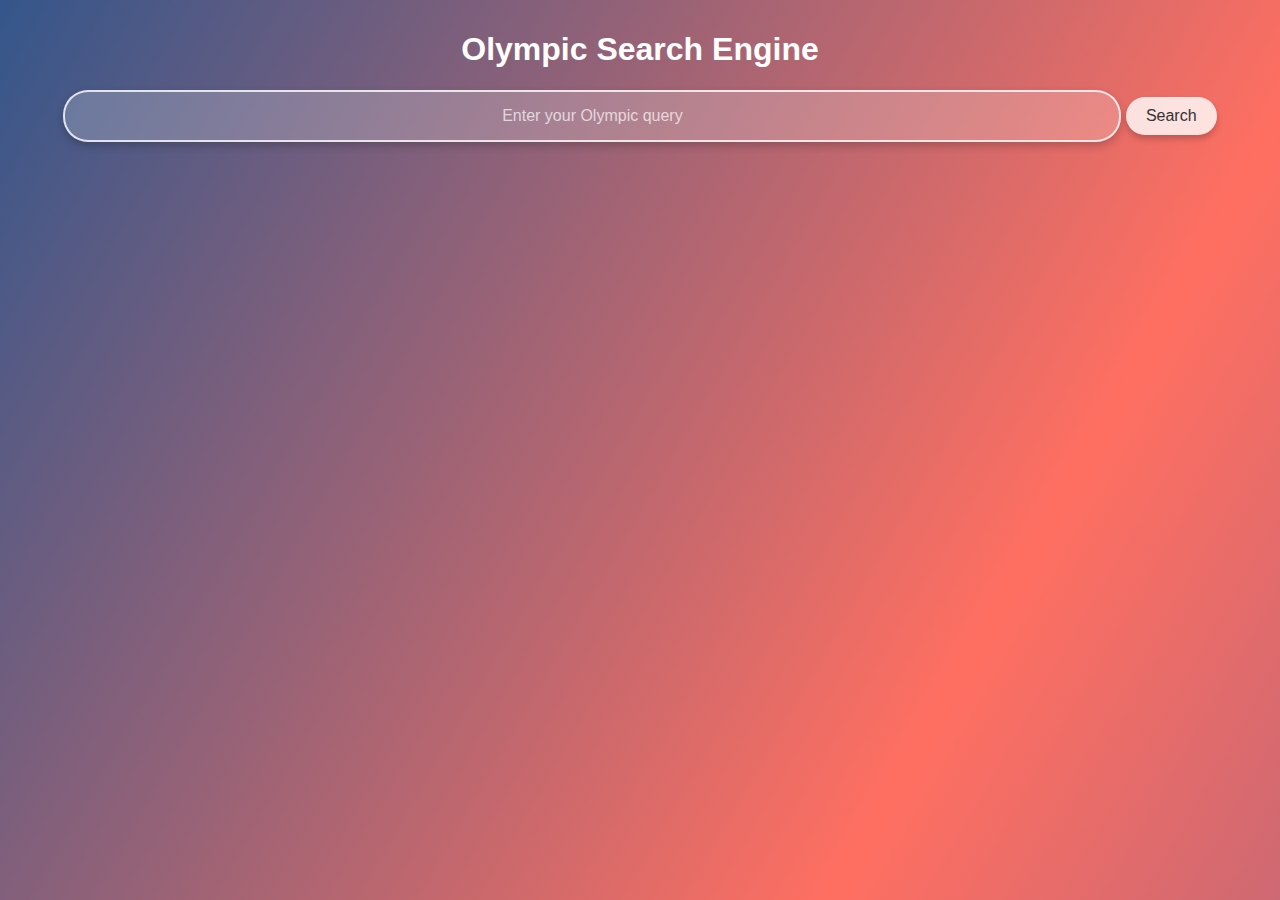
<file: group8/searchengine1.html>
<!DOCTYPE html>
<html lang="en">
<head>
    <meta charset="UTF-8">
    <meta name="viewport" content="width=device-width, initial-scale=1.0">
    <title>Olympic Themed Search Engine</title>
    <style>
        /* General Styles */
        body {
    font-family: Arial, sans-serif;
    margin: 0;
    padding: 0;
    height: 100vh;
    display: flex;
    flex-direction: column;
    background: linear-gradient(120deg, #34568B, #FF6F61, #6B5B95, #88B04B, #F7CAC9);
    background-size: 300% 300%;
    animation: subtleGradient 12s ease infinite;
    color: white;
}

@keyframes subtleGradient {
    0% { background-position: 0% 50%; }
    50% { background-position: 100% 50%; }
    100% { background-position: 0% 50%; }
}

/* Sticky Search Bar */
#searchContainer {
    position: sticky;
    top: 0;
    z-index: 1000;
    padding: 10px 0;
    width: 100%;
    text-align: center;
}

input[type="text"] {
    width: 80%;
    padding: 15px;
    font-size: 16px;
    border: 2px solid rgba(255, 255, 255, 0.8);
    border-radius: 25px;
    outline: none;
    text-align: center;
    box-shadow: 0 4px 8px rgba(0, 0, 0, 0.2);
    background-color: rgba(255, 255, 255, 0.2);
    color: white;
}

input[type="text"]::placeholder {
    color: rgba(255, 255, 255, 0.7);
}

button {
    padding: 10px 20px;
    font-size: 16px;
    background-color: rgba(255, 255, 255, 0.8);
    color: #333;
    border: none;
    border-radius: 25px;
    cursor: pointer;
    box-shadow: 0 4px 6px rgba(0, 0, 0, 0.2);
    transition: all 0.3s ease-in-out;
}

button:hover {
    background-color: gold;
    transform: scale(1.1);
}

/* Results Section */
#results {
    margin-top: 20px;
    padding: 0 10px;
}

.result {
    margin-bottom: 20px;
    padding: 15px;
    background-color: rgba(255, 255, 255, 0.95);
    color: black;
    border-radius: 8px;
    box-shadow: 0 4px 8px rgba(0, 0, 0, 0.2);
    transition: transform 0.3s ease, box-shadow 0.3s ease;
    cursor: pointer;
}

.result:hover {
    transform: translateY(-5px);
    box-shadow: 0 8px 16px rgba(0, 0, 0, 0.3);
}

.result h3 {
    font-size: 1.5em;
    margin: 0;
}

.result p {
    font-size: 0.95em;
    margin: 10px 0 0;
}

        .result a {
            text-decoration: none;
            color: #007BFF;
        }

        .result a:hover {
            text-decoration: underline;
        }
    </style>
</head>
<body>
    <div id="searchContainer">
        <h1>Olympic Search Engine</h1>
        <input type="text" id="searchInput" placeholder="Enter your Olympic query">
        <button onclick="performSearch()">Search</button>
    </div>

    <!-- Results Section -->
    <div id="results"></div>

    <script>
        const apiKey = "b6f77b5bffmsh7a76ed6072dca08p15e73cjsnbbba44d2d05c"; // Replace with your RapidAPI key
        const apiUrl = "https://google-search72.p.rapidapi.com/search";

        async function performSearch() {
            const query = document.getElementById("searchInput").value;
            if (!query.trim()) {
                alert("Please enter a search query.");
                return;
            }

            const url = `${apiUrl}?query=${encodeURIComponent(query)}`;

            try {
                const resultsDiv = document.getElementById("results");
                resultsDiv.innerHTML = "<p>Searching...</p>";

                const response = await fetch(url, {
                    method: "GET",
                    headers: {
                        "x-rapidapi-host": "google-search72.p.rapidapi.com",
                        "x-rapidapi-key": apiKey
                    }
                });

                if (!response.ok) {
                    throw new Error(`Error: ${response.status}`);
                }

                const data = await response.json();
                displayResults(data);
            } catch (error) {
                console.error("Error performing search:", error);
                document.getElementById("results").innerHTML = `<p style="color:red;">An error occurred. Please try again.</p>`;
            }
        }

        function displayResults(data) {
            const resultsDiv = document.getElementById("results");
            resultsDiv.innerHTML = ""; // Clear previous results

            if (data.items && data.items.length > 0) {
                data.items.forEach(item => {
                    const resultDiv = document.createElement("div");
                    resultDiv.classList.add("result");

                    resultDiv.innerHTML = `
                        <h3><a href="${item.link}" target="_blank">${item.title}</a></h3>
                        <p>${item.description || "No description available."}</p>
                    `;

                    resultsDiv.appendChild(resultDiv);
                });
            } else {
                resultsDiv.innerHTML = "<p>No results found for your query.</p>";
            }
        }
    </script>
</body>
</html>
</file>
